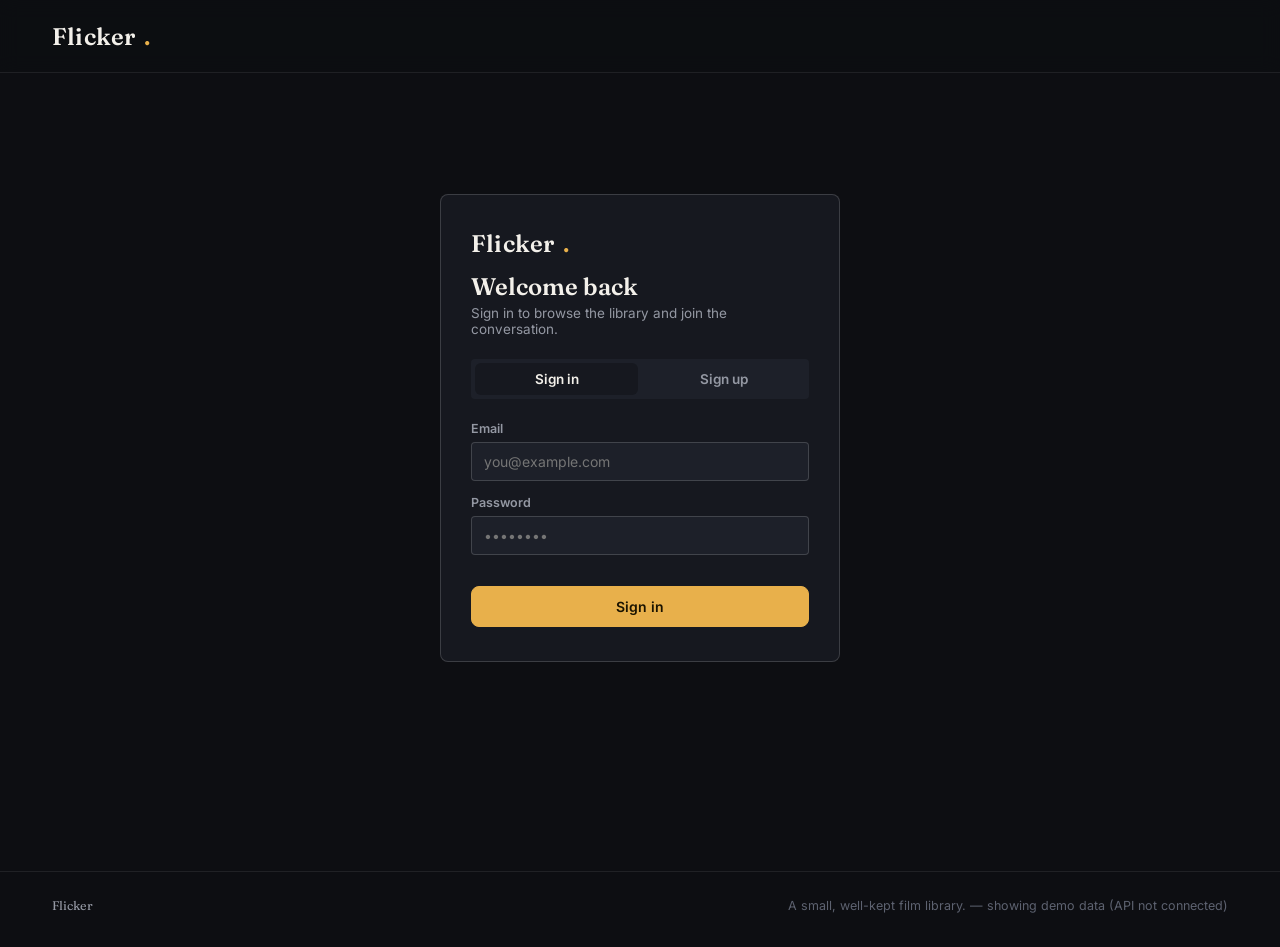
<file: index.html>
<!DOCTYPE html>
<html lang="en">
<head>
<meta charset="UTF-8">
<meta name="viewport" content="width=device-width, initial-scale=1.0">
<title>Flicker — a small, well-kept film library</title>
<link rel="preconnect" href="https://fonts.googleapis.com">
<link rel="preconnect" href="https://fonts.gstatic.com" crossorigin>
<link href="https://fonts.googleapis.com/css2?family=Fraunces:ital,opsz,wght@0,9..144,400;0,9..144,500;0,9..144,600;0,9..144,700;1,9..144,500&family=Inter:wght@400;500;600;700&display=swap" rel="stylesheet">
<link rel="stylesheet" href="./css/style.css">
</head>
<body>

<header class="site">
  <div class="wrap site-bar">
    <div class="logo" onclick="go('home')" style="cursor:pointer;">Flicker<span class="dot">.</span></div>
    <div class="search-shell">
      <input id="headerSearch" type="text" placeholder="Search titles, directors, genres…" onkeydown="if(event.key==='Enter')submitSearch()">
      <button onclick="submitSearch()">Search</button>
    </div>
    <div class="nav-auth" id="navAuth"></div>
  </div>
</header>

<main class="wrap" id="app"></main>

<footer class="site">
  <div class="wrap footer-row">
    <span class="brand">Flicker</span>
    <span>A small, well-kept film library. <span class="demo-flag" id="demoFlag"></span></span>
  </div>
</footer>

<div id="toastRoot"></div>

<script src="js/app.js"></script>
</body>
</html>
</file>
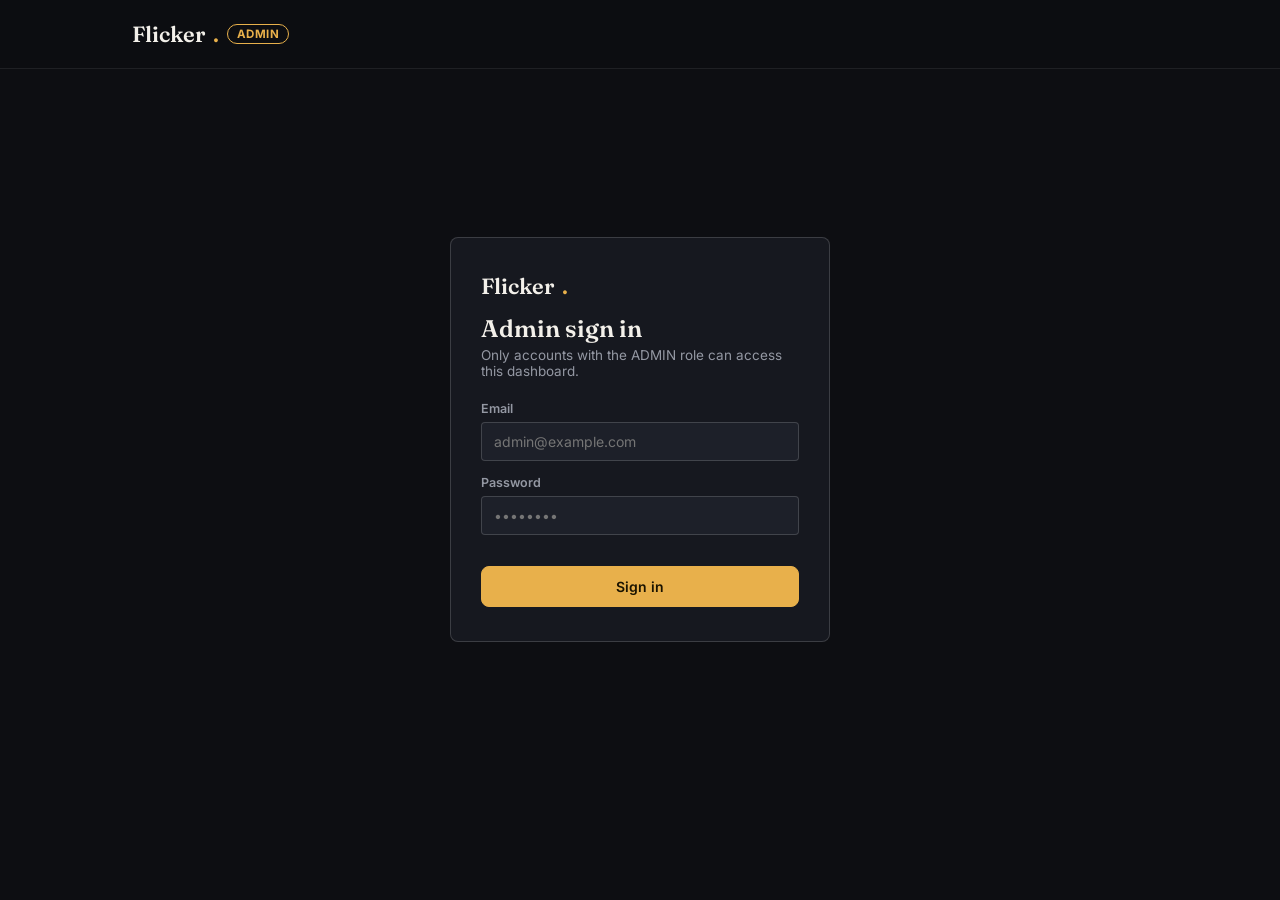
<file: dashboard.html>
<!DOCTYPE html>
<html lang="en">
<head>
<meta charset="UTF-8">
<meta name="viewport" content="width=device-width, initial-scale=1.0">
<title>Flicker Admin</title>
<link rel="preconnect" href="https://fonts.googleapis.com">
<link rel="preconnect" href="https://fonts.gstatic.com" crossorigin>
<link href="https://fonts.googleapis.com/css2?family=Fraunces:ital,opsz,wght@0,9..144,500;0,9..144,600;0,9..144,700&family=Inter:wght@400;500;600;700&display=swap" rel="stylesheet">
<link rel="stylesheet" href="./css/dashboard-style.css">
</head>
<body>

<header class="site">
  <div class="wrap site-bar">
    <div class="logo">Flicker<span class="dot">.</span><span class="admin-badge">Admin</span></div>
    <div class="nav-auth" id="navAuth"></div>
  </div>
</header>

<main class="wrap" id="app"></main>

<div id="toastRoot"></div>

<script src="js/dashboard-app.js"></script>
</body>
</html>
</file>
<file: css/style.css>
:root{
    --bg: #0d0e12;
    --bg-elevated: #16181f;
    --bg-elevated-2: #1d2029;
    --gold: #e8b04b;
    --gold-dim: #b98a3a;
    --crimson: #c1443b;
    --text: #f3f0ea;
    --text-muted: #9498a3;
    --text-faint: #5d6270;
    --border: rgba(255,255,255,0.08);
    --border-strong: rgba(255,255,255,0.16);
    --radius-s: 4px;
    --radius-m: 8px;
    --serif: 'Fraunces', serif;
    --sans: 'Inter', sans-serif;
    /* Fixes native form controls (select dropdowns, checkboxes, number spinners)
       rendering with light-mode / unreadable colors inside a dark UI. */
    color-scheme: dark;
  }
  *{box-sizing:border-box;}
  html{scroll-behavior:smooth;}
  body{
    margin:0;
    background:var(--bg);
    color:var(--text);
    font-family:var(--sans);
    -webkit-font-smoothing:antialiased;
  }
  img{display:block;max-width:100%;}
  button{font-family:inherit;cursor:pointer;}
  a{color:inherit;text-decoration:none;}
  ::selection{background:var(--gold);color:#1a1300;}

  @media (prefers-reduced-motion: reduce){
    *{animation-duration:0.01ms !important; transition-duration:0.01ms !important;}
  }

  /* ---------- layout shells ---------- */
  .wrap{max-width:1240px;margin:0 auto;padding:0 32px;}
  @media (max-width:720px){ .wrap{padding:0 16px;} }

  /* ---------- header ---------- */
  header.site{
    position:sticky;top:0;z-index:40;
    background:rgba(13,14,18,0.86);
    backdrop-filter:blur(10px);
    border-bottom:1px solid var(--border);
  }
  .site-bar{
    display:flex;align-items:center;gap:28px;
    height:72px;
  }
  .logo{
    font-family:var(--serif);
    font-weight:600;
    font-size:24px;
    letter-spacing:0.01em;
    color:var(--text);
    display:flex;align-items:center;gap:8px;
    flex:none;
  }
  .logo .dot{color:var(--gold);}
  .search-shell{
    flex:1;
    display:flex;
    max-width:560px;
  }
  .search-shell input{
    width:100%;
    background:var(--bg-elevated);
    border:1px solid var(--border);
    border-right:none;
    color:var(--text);
    padding:11px 16px;
    font-size:14.5px;
    border-radius:var(--radius-m) 0 0 var(--radius-m);
    outline:none;
    font-family:var(--sans);
    min-width:0;
  }
  .search-shell input::placeholder{color:var(--text-faint);}
  .search-shell input:focus{border-color:var(--border-strong);}
  .search-shell button{
    background:var(--gold);
    border:1px solid var(--gold);
    color:#1a1300;
    padding:0 18px;
    border-radius:0 var(--radius-m) var(--radius-m) 0;
    font-weight:600;
    font-size:14px;
    flex:none;
  }
  .search-shell button:hover{background:#f0be63;}
  .nav-auth{margin-left:auto;flex:none;display:flex;align-items:center;gap:10px;}
  .btn{
    padding:9px 16px;
    border-radius:var(--radius-m);
    font-size:14px;
    font-weight:600;
    border:1px solid var(--border-strong);
    background:transparent;
    color:var(--text);
    transition:border-color .15s ease, background .15s ease;
    white-space:nowrap;
  }
  .btn:hover{border-color:var(--gold);}
  .btn.primary{
    background:var(--gold);
    border-color:var(--gold);
    color:#1a1300;
  }
  .btn.primary:hover{background:#f0be63;}
  .btn.ghost{border-color:transparent;color:var(--text-muted);}
  .btn.ghost:hover{color:var(--text);}
  .btn.small{padding:6px 12px;font-size:13px;}
  .user-chip{
    display:flex;align-items:center;gap:10px;
    padding:6px 14px 6px 6px;
    border:1px solid var(--border-strong);
    border-radius:999px;
    background:var(--bg-elevated);
    max-width:220px;
  }
  .user-avatar{
    width:28px;height:28px;border-radius:50%;
    background:linear-gradient(135deg,var(--gold),var(--crimson));
    display:flex;align-items:center;justify-content:center;
    font-size:12px;font-weight:700;color:#1a1300;
    flex:none;
  }
  .user-chip span{
    font-size:13.5px;color:var(--text);
    overflow:hidden;text-overflow:ellipsis;white-space:nowrap;
  }

  /* ---------- hero ---------- */
  .hero{
    position:relative;
    margin-top:28px;
    border-radius:var(--radius-m);
    overflow:hidden;
    border:1px solid var(--border);
    min-height:440px;
    display:flex;align-items:flex-end;
  }
  .hero-bg{
    position:absolute;inset:0;
    background-size:cover;background-position:center 20%;
    filter:saturate(0.85);
  }
  .hero-scrim{
    position:absolute;inset:0;
    background:
      linear-gradient(90deg, rgba(9,10,13,0.97) 0%, rgba(9,10,13,0.75) 38%, rgba(9,10,13,0.15) 70%, rgba(9,10,13,0.55) 100%),
      linear-gradient(0deg, rgba(9,10,13,0.95) 0%, rgba(9,10,13,0.1) 55%);
  }
  .sprockets{
    position:absolute;left:0;top:0;bottom:0;width:22px;
    display:flex;flex-direction:column;justify-content:space-evenly;
    align-items:center;
    background:#000;
    z-index:2;
  }
  .sprockets span{
    width:9px;height:9px;border-radius:2px;
    background:var(--bg);
  }
  .hero-content{
    position:relative;z-index:2;
    padding:52px 56px 46px 66px;
    max-width:620px;
  }
  .hero-title{
    font-family:var(--serif);
    font-size:52px;
    line-height:1.03;
    font-weight:600;
    margin:0 0 16px 0;
  }
  .hero-meta{
    display:flex;gap:14px;align-items:center;
    color:var(--text-muted);font-size:14px;margin-bottom:18px;flex-wrap:wrap;
  }
  .hero-meta .sep{color:var(--text-faint);}
  .hero-tag{
    display:inline-flex;align-items:center;gap:6px;
    padding:3px 10px;border:1px solid var(--border-strong);border-radius:999px;
    font-size:12.5px;color:var(--text-muted);
  }
  .hero-synopsis{
    color:var(--text-muted);font-size:15px;line-height:1.6;margin:0 0 26px 0;
    max-width:520px;
  }
  .hero-actions{display:flex;gap:12px;flex-wrap:wrap;}

  /* ---------- shelves ---------- */
  .shelf{margin-top:56px;}
  .shelf-head{
    display:flex;align-items:baseline;justify-content:space-between;
    margin-bottom:18px;
  }
  .shelf-title{
    font-family:var(--serif);font-size:26px;font-weight:600;margin:0;
  }
  .shelf-sub{color:var(--text-muted);font-size:13.5px;margin-top:4px;}
  .shelf-scroll-wrap{position:relative;}
  .shelf-scroll{
    display:flex;gap:18px;overflow-x:auto;padding-bottom:4px;margin:0 -2px;
    /* Scrollbar hidden below (cross-browser) — the row still scrolls/swipes normally,
       there's just no visible track cluttering the layout underneath it. The arrow
       buttons + edge fades (below) are what signal "there's more" instead. */
    scrollbar-width:none;      /* Firefox */
    -ms-overflow-style:none;   /* old Edge/IE */
    -webkit-overflow-scrolling:touch;
  }
  .shelf-scroll::-webkit-scrollbar{display:none;}  /* Chrome/Safari/new Edge */

  /* Soft fade at each edge of the row hints that content continues off-screen. */
  .shelf-scroll-wrap::before, .shelf-scroll-wrap::after{
    content:'';position:absolute;top:0;bottom:14px;width:44px;z-index:2;pointer-events:none;
  }
  .shelf-scroll-wrap::before{left:0;background:linear-gradient(90deg, var(--bg) 0%, transparent 100%);}
  .shelf-scroll-wrap::after{right:0;background:linear-gradient(270deg, var(--bg) 0%, transparent 100%);}

  .shelf-nav{
    position:absolute;top:0;bottom:14px;z-index:3;
    width:38px;
    display:flex;align-items:center;justify-content:center;
    background:none;border:none;color:var(--text);font-size:22px;
    opacity:0.85;transition:opacity .15s ease, color .15s ease;
  }
  .shelf-nav:hover{opacity:1;color:var(--gold);}
  .shelf-nav.prev{left:-6px;justify-content:flex-start;}
  .shelf-nav.next{right:-6px;justify-content:flex-end;}
  .shelf-nav:disabled{opacity:0;pointer-events:none;}
  @media (max-width:720px){ .shelf-nav{display:none;} } /* touch scroll/swipe is the primary gesture here */

  .poster-card{
    flex:none;width:190px;cursor:pointer;
    border-radius:var(--radius-s);
  }
  .poster-frame{
    position:relative;
    width:190px;height:280px;
    border-radius:var(--radius-s);
    overflow:hidden;
    background:var(--bg-elevated);
    border:1px solid var(--border);
    transition:transform .18s ease, border-color .18s ease;
  }
  .poster-card:hover .poster-frame{transform:translateY(-4px);border-color:var(--border-strong);}
  .poster-frame img{width:100%;height:100%;object-fit:cover;}
  .poster-meta{margin-top:9px;}
  .poster-name{font-size:14px;font-weight:600;line-height:1.3;}
  .poster-year{font-size:12.5px;color:var(--text-muted);margin-top:2px;}

  .play-hint{
    position:absolute;inset:0;display:flex;align-items:center;justify-content:center;
    opacity:0;transition:opacity .15s ease;background:rgba(0,0,0,0.18);z-index:1;
  }
  .poster-card:hover .play-hint{opacity:1;}
  .play-hint .circle{
    width:44px;height:44px;border-radius:50%;
    background:rgba(10,10,12,0.6);border:1px solid rgba(255,255,255,0.45);
    display:flex;align-items:center;justify-content:center;color:var(--text);font-size:14px;
    padding-left:3px;
  }
  .tile-fallback{display:flex;align-items:center;justify-content:center;position:relative;}
  .tile-glyph{
    font-family:var(--serif);font-weight:600;font-size:44px;color:rgba(255,255,255,0.16);
  }

  /* ---------- footer ---------- */
  footer.site{
    margin-top:88px;border-top:1px solid var(--border);
    padding:26px 0 34px;
  }
  .footer-row{display:flex;justify-content:space-between;align-items:center;color:var(--text-faint);font-size:12.5px;flex-wrap:wrap;gap:8px;}
  .footer-row .brand{font-family:var(--serif);color:var(--text-muted);}

  /* ---------- search page ---------- */
  .search-page{display:flex;gap:36px;margin-top:32px;align-items:flex-start;}
  .filters{
    width:230px;flex:none;
    background:var(--bg-elevated);
    border:1px solid var(--border);
    border-radius:var(--radius-m);
    padding:22px 20px;
    position:sticky;top:92px;
  }
  .filters h3{
    font-family:var(--serif);font-size:18px;margin:0 0 18px 0;font-weight:600;
  }
  .filter-group{margin-bottom:20px;}
  .filter-group label.group-label{
    display:block;font-size:12.5px;color:var(--text-muted);margin-bottom:9px;font-weight:600;
  }
  /* Bounded + scrollable so a long genre list can't stretch the sidebar endlessly. */
  .genre-list{max-height:200px;overflow-y:auto;padding-right:6px;}
  .genre-list::-webkit-scrollbar{width:5px;}
  .genre-list::-webkit-scrollbar-thumb{background:var(--bg-elevated-2);border-radius:3px;}
  .filter-check{
    display:flex;align-items:center;gap:9px;padding:5px 0;font-size:14px;color:var(--text);
    cursor:pointer;
  }
  .filter-check input{accent-color:var(--gold);width:15px;height:15px;flex:none;}
  .filter-select, .filter-input{
    width:100%;background:var(--bg-elevated-2);border:1px solid var(--border-strong);
    color:var(--text);padding:8px 10px;border-radius:var(--radius-s);font-size:13.5px;font-family:inherit;
  }
  .year-range{display:flex;gap:8px;align-items:center;flex-wrap:wrap;}
  .year-range .filter-input{flex:1;min-width:90px;}
  .filter-clear{
    width:100%;text-align:center;padding:9px;margin-top:6px;
    border:1px solid var(--border-strong);border-radius:var(--radius-s);
    color:var(--text-muted);font-size:13px;background:transparent;
  }
  .filter-clear:hover{color:var(--text);border-color:var(--gold);}

  .results-col{flex:1;min-width:0;}
  .results-head{display:flex;justify-content:space-between;align-items:center;margin-bottom:20px;flex-wrap:wrap;gap:12px;}
  .results-count{font-size:14px;color:var(--text-muted);}
  .results-count strong{color:var(--text);}
  .sort-shell{display:flex;align-items:center;gap:8px;font-size:13.5px;color:var(--text-muted);flex-wrap:wrap;}
  .sort-shell select{
    background:var(--bg-elevated);border:1px solid var(--border-strong);color:var(--text);
    padding:7px 10px;border-radius:var(--radius-s);font-family:inherit;font-size:13.5px;
  }

  .result-grid{
    display:grid;grid-template-columns:repeat(auto-fill,minmax(150px,1fr));gap:20px;
  }
  /* Fixed-height frames broke aspect ratio at odd fluid-grid widths; use aspect-ratio instead. */
  .result-frame{width:100%;height:auto;aspect-ratio:2/3;}

  .empty-state{
    padding:70px 20px;text-align:center;color:var(--text-muted);
    border:1px dashed var(--border-strong);border-radius:var(--radius-m);
  }
  .empty-state .em-title{font-family:var(--serif);font-size:22px;color:var(--text);margin-bottom:8px;}

  .pager{display:flex;justify-content:center;align-items:center;gap:8px;margin-top:40px;flex-wrap:wrap;}
  .pager button{
    width:36px;height:36px;border-radius:50%;border:1px solid var(--border-strong);
    background:var(--bg-elevated);color:var(--text-muted);font-size:13.5px;font-weight:600;
  }
  .pager button.active{background:var(--gold);border-color:var(--gold);color:#1a1300;}
  .pager button:disabled{opacity:0.35;cursor:default;}
  .pager button:not(:disabled):not(.active):hover{border-color:var(--gold);color:var(--text);}
  .pager .gap{color:var(--text-faint);width:16px;text-align:center;}

  /* ---------- watch page ---------- */
  .back-btn{margin-top:22px;}
  .watch-layout{display:flex;gap:36px;margin-top:14px;align-items:flex-start;}
  .player-col{flex:1;min-width:0;}
  .related-col{width:280px;flex:none;position:sticky;top:92px;}
  .related-col h3{font-family:var(--serif);font-size:18px;font-weight:600;margin:0 0 14px;}
  .player-shell{
    position:relative;width:100%;aspect-ratio:16/9;background:#000;
    border-radius:var(--radius-m);overflow:hidden;border:1px solid var(--border-strong);
  }
  .player-shell video{width:100%;height:100%;object-fit:contain;background:#000;display:block;}
  .video-fallback{
    position:absolute;inset:0;display:flex;flex-direction:column;gap:10px;
    align-items:center;justify-content:center;color:var(--text-muted);
    background:var(--bg-elevated);text-align:center;padding:20px;
  }
  .video-fallback .glyph{
    width:52px;height:52px;border-radius:50%;border:1px solid var(--border-strong);
    display:flex;align-items:center;justify-content:center;font-size:16px;color:var(--text-faint);
  }
  .watch-title{font-family:var(--serif);font-size:32px;font-weight:600;margin:22px 0 8px;}
  .movie-meta{display:flex;gap:14px;color:var(--text-muted);font-size:13.5px;flex-wrap:wrap;margin-bottom:18px;}
  .synopsis{color:var(--text-muted);font-size:14.5px;line-height:1.65;max-width:640px;}
  .divider{height:1px;background:var(--border);margin:26px 0;}
  .comments h4{font-family:var(--serif);font-size:19px;margin:0 0 14px;font-weight:600;}
  .comment-form{display:flex;gap:10px;margin-bottom:20px;flex-wrap:wrap;}
  .comment-form textarea{
    flex:1;min-width:200px;background:var(--bg-elevated-2);border:1px solid var(--border-strong);
    color:var(--text);border-radius:var(--radius-s);padding:10px 12px;resize:vertical;
    min-height:44px;font-family:inherit;font-size:13.5px;
  }
  .comment-list{display:flex;flex-direction:column;gap:16px;}
  .comment-item{display:flex;gap:12px;}
  .comment-avatar{
    width:32px;height:32px;border-radius:50%;flex:none;
    background:var(--bg-elevated-2);border:1px solid var(--border-strong);
    display:flex;align-items:center;justify-content:center;font-size:12px;font-weight:700;color:var(--text-muted);
  }
  .comment-body{flex:1;min-width:0;}
  .comment-meta{font-size:12.5px;color:var(--text-faint);margin-bottom:3px;display:flex;align-items:center;gap:10px;flex-wrap:wrap;}
  .comment-meta strong{color:var(--text-muted);}
  .comment-delete-btn{padding:2px 9px;font-size:11.5px;}
  .comment-text{font-size:14px;color:var(--text);line-height:1.5;word-break:break-word;}
  .comment-empty{color:var(--text-faint);font-size:13.5px;}

  .related-item{
    display:flex;gap:12px;align-items:flex-start;cursor:pointer;margin-bottom:14px;
    padding:6px;border-radius:var(--radius-s);
  }
  .related-item:hover{background:var(--bg-elevated);}
  .related-thumb{
    width:76px;height:104px;border-radius:var(--radius-s);overflow:hidden;flex:none;
    background:var(--bg-elevated-2);position:relative;
  }
  .related-thumb img{width:100%;height:100%;object-fit:cover;}
  .related-thumb .tile-glyph{font-size:22px;}
  .related-info{min-width:0;}
  .related-info .rel-name{font-size:13.5px;font-weight:600;line-height:1.3;}
  .related-info .rel-meta{font-size:12px;color:var(--text-faint);margin-top:3px;}

  /* ---------- auth gate (replaces the whole app until signed in) ---------- */
  .gate-shell{
    min-height: calc(100vh - 190px);
    display:flex;align-items:center;justify-content:center;
    padding:40px 16px;
  }
  .gate-card{
    width:100%;max-width:400px;
    background:var(--bg-elevated);
    border:1px solid var(--border-strong);
    border-radius:var(--radius-m);
    padding:34px 30px;
  }
  .auth-title{font-family:var(--serif);font-size:24px;font-weight:600;margin:0 0 4px;}
  .auth-sub{color:var(--text-muted);font-size:13.5px;margin:0 0 22px;}
  .auth-tabs{display:flex;gap:4px;background:var(--bg-elevated-2);padding:4px;border-radius:var(--radius-s);margin-bottom:22px;}
  .auth-tabs button{
    flex:1;padding:8px;border:none;background:transparent;color:var(--text-muted);
    border-radius:6px;font-size:13.5px;font-weight:600;
  }
  .auth-tabs button.active{background:var(--bg-elevated);color:var(--text);}
  .field{margin-bottom:14px;}
  .field label{display:block;font-size:12.5px;color:var(--text-muted);margin-bottom:6px;font-weight:600;}
  .field input{
    width:100%;background:var(--bg-elevated-2);border:1px solid var(--border-strong);
    color:var(--text);padding:10px 12px;border-radius:var(--radius-s);font-size:14px;font-family:inherit;
  }
  .field input:focus, .filter-select:focus, .filter-input:focus{outline:1px solid var(--gold);border-color:var(--gold);}
  .form-error{color:var(--crimson);font-size:13px;margin:-4px 0 14px;min-height:1px;}
  .auth-submit{width:100%;padding:11px;margin-top:6px;}

  .toast{
    position:fixed;bottom:26px;left:50%;transform:translateX(-50%);
    background:var(--bg-elevated-2);border:1px solid var(--border-strong);
    padding:12px 20px;border-radius:999px;font-size:13.5px;z-index:200;
    box-shadow:0 8px 24px rgba(0,0,0,0.4);
    max-width:calc(100vw - 32px);text-align:center;
  }

  .demo-flag{color:var(--text-faint);}

  /* ---------- responsive ---------- */
  @media (max-width: 1000px){
    .search-page{gap:24px;}
    .filters{width:200px;padding:18px 16px;}
  }
  @media (max-width: 860px){
    .search-page, .watch-layout{flex-direction:column;}
    .filters, .related-col{width:100%;position:static;}
    .genre-list{max-height:none;}
    .hero-title{font-size:36px;}
    .hero-content{padding:36px 26px 30px 40px;}
  }
  @media (max-width: 720px){
    .site-bar{
      flex-wrap:wrap;
      height:auto;
      padding:12px 0;
      row-gap:10px;
    }
    .logo{order:1;}
    .nav-auth{order:2;margin-left:auto;}
    .search-shell{order:3;width:100%;max-width:none;}
    .hero-content{padding:28px 20px 26px 34px;}
    .hero-title{font-size:30px;}
    .poster-card{width:150px;}
    .poster-frame{width:150px;height:222px;}
  }
  @media (max-width: 480px){
    .hero{min-height:360px;}
    .hero-content{padding:22px 16px 22px 26px;max-width:none;}
    .hero-title{font-size:26px;}
    .hero-synopsis{font-size:13.5px;}
    .poster-card{width:128px;}
    .poster-frame{width:128px;height:190px;}
    .result-grid{grid-template-columns:repeat(auto-fill,minmax(120px,1fr));gap:14px;}
    .watch-title{font-size:26px;}
    .gate-card{padding:26px 20px;}
    .nav-auth .user-chip span{max-width:90px;}
  }
</file>
<file: css/dashboard-style.css>
:root{
  --bg: #0d0e12;
  --bg-elevated: #16181f;
  --bg-elevated-2: #1d2029;
  --gold: #e8b04b;
  --crimson: #c1443b;
  --text: #f3f0ea;
  --text-muted: #9498a3;
  --text-faint: #5d6270;
  --border: rgba(255,255,255,0.08);
  --border-strong: rgba(255,255,255,0.16);
  --radius-s: 4px;
  --radius-m: 8px;
  --serif: 'Fraunces', serif;
  --sans: 'Inter', sans-serif;
  color-scheme: dark;
}
*{box-sizing:border-box;}
body{margin:0;background:var(--bg);color:var(--text);font-family:var(--sans);-webkit-font-smoothing:antialiased;}
img{display:block;max-width:100%;}
button{font-family:inherit;cursor:pointer;}
a{color:inherit;text-decoration:none;}

.wrap{max-width:1080px;margin:0 auto;padding:0 32px;}
@media (max-width:720px){ .wrap{padding:0 16px;} }

header.site{
  position:sticky;top:0;z-index:40;
  background:rgba(13,14,18,0.9);
  backdrop-filter:blur(10px);
  border-bottom:1px solid var(--border);
}
.site-bar{display:flex;align-items:center;height:68px;gap:16px;flex-wrap:wrap;}
.logo{
  font-family:var(--serif);font-weight:600;font-size:22px;color:var(--text);
  display:flex;align-items:center;gap:8px;
}
.logo .dot{color:var(--gold);}
.admin-badge{
  font-family:var(--sans);font-size:11.5px;font-weight:700;letter-spacing:0.04em;
  color:var(--gold);border:1px solid var(--gold);border-radius:999px;
  padding:2px 9px;text-transform:uppercase;
}
.nav-auth{margin-left:auto;display:flex;align-items:center;gap:10px;}

.btn{
  padding:9px 16px;border-radius:var(--radius-m);font-size:14px;font-weight:600;
  border:1px solid var(--border-strong);background:transparent;color:var(--text);
  transition:border-color .15s ease, background .15s ease;white-space:nowrap;
}
.btn:hover{border-color:var(--gold);}
.btn.primary{background:var(--gold);border-color:var(--gold);color:#1a1300;}
.btn.primary:hover{background:#f0be63;}
.btn.ghost{border-color:transparent;color:var(--text-muted);}
.btn.ghost:hover{color:var(--text);}
.btn.small{padding:6px 12px;font-size:13px;}

.user-chip{
  display:flex;align-items:center;gap:10px;padding:6px 14px 6px 6px;
  border:1px solid var(--border-strong);border-radius:999px;background:var(--bg-elevated);
  max-width:220px;
}
.user-avatar{
  width:28px;height:28px;border-radius:50%;flex:none;
  background:linear-gradient(135deg,var(--gold),var(--crimson));
  display:flex;align-items:center;justify-content:center;font-size:12px;font-weight:700;color:#1a1300;
}
.user-chip span{font-size:13.5px;overflow:hidden;text-overflow:ellipsis;white-space:nowrap;}

/* ---------- login gate ---------- */
.gate-shell{min-height:calc(100vh - 160px);display:flex;align-items:center;justify-content:center;padding:40px 16px;}
.gate-card{
  width:100%;max-width:380px;background:var(--bg-elevated);
  border:1px solid var(--border-strong);border-radius:var(--radius-m);padding:34px 30px;
}
.auth-title{font-family:var(--serif);font-size:24px;font-weight:600;margin:0 0 4px;}
.auth-sub{color:var(--text-muted);font-size:13.5px;margin:0 0 22px;}
.field{margin-bottom:14px;}
.field label{display:block;font-size:12.5px;color:var(--text-muted);margin-bottom:6px;font-weight:600;}
.field input, .field textarea{
  width:100%;background:var(--bg-elevated-2);border:1px solid var(--border-strong);
  color:var(--text);padding:10px 12px;border-radius:var(--radius-s);font-size:14px;font-family:inherit;
}
.field input:focus, .field textarea:focus{outline:1px solid var(--gold);border-color:var(--gold);}
.field input[type="file"]{
  padding:8px 10px;cursor:pointer;
}
.form-error{color:var(--crimson);font-size:13px;margin:-4px 0 14px;min-height:1px;}
.auth-submit{width:100%;padding:11px;margin-top:6px;}

/* ---------- dashboard ---------- */
.admin-page{margin-top:32px;padding-bottom:40px;}
.admin-title{font-family:var(--serif);font-size:28px;font-weight:600;margin:0 0 18px;}
.admin-tabs{display:flex;gap:4px;background:var(--bg-elevated-2);padding:4px;border-radius:var(--radius-s);margin-bottom:24px;max-width:300px;}
.admin-tabs button{flex:1;padding:8px;border:none;background:transparent;color:var(--text-muted);border-radius:6px;font-size:13.5px;font-weight:600;}
.admin-tabs button.active{background:var(--bg-elevated);color:var(--text);}

.admin-form-card{
  background:var(--bg-elevated);border:1px solid var(--border-strong);
  border-radius:var(--radius-m);padding:22px 24px;margin-bottom:22px;
}
.admin-form-card h3{font-family:var(--serif);font-size:18px;font-weight:600;margin:0 0 16px;}
.admin-form-grid{display:grid;grid-template-columns:1fr 1fr;gap:0 16px;}
.admin-form-wide{grid-column:1 / -1;}
.admin-form-actions{display:flex;justify-content:flex-end;gap:10px;margin-top:6px;}

.admin-table{display:flex;flex-direction:column;gap:10px;}
.admin-row{
  display:flex;align-items:center;gap:14px;background:var(--bg-elevated);
  border:1px solid var(--border);border-radius:var(--radius-s);padding:12px 16px;
}
.admin-row-thumb{
  width:44px;height:44px;border-radius:6px;object-fit:cover;flex:none;
  border:1px solid var(--border-strong);background:var(--bg-elevated-2);
}
.admin-row-thumb-empty{
  display:flex;align-items:center;justify-content:center;
}
.admin-row-info{flex:1;min-width:0;}
.admin-row-name{font-size:14px;font-weight:600;}
.admin-row-meta{font-size:12.5px;color:var(--text-faint);margin-top:2px;}
.admin-row-actions{display:flex;gap:8px;flex:none;}

.empty-state{
  padding:50px 20px;text-align:center;color:var(--text-muted);
  border:1px dashed var(--border-strong);border-radius:var(--radius-m);
}
.empty-state .em-title{font-family:var(--serif);font-size:20px;color:var(--text);margin-bottom:8px;}

.toast{
  position:fixed;bottom:26px;left:50%;transform:translateX(-50%);
  background:var(--bg-elevated-2);border:1px solid var(--border-strong);
  padding:12px 20px;border-radius:999px;font-size:13.5px;z-index:200;
  box-shadow:0 8px 24px rgba(0,0,0,0.4);max-width:calc(100vw - 32px);text-align:center;
}

@media (max-width:640px){
  .admin-form-grid{grid-template-columns:1fr;}
  .admin-row{flex-wrap:wrap;}
  .admin-row-actions{width:100%;justify-content:flex-end;}
}
</file>
